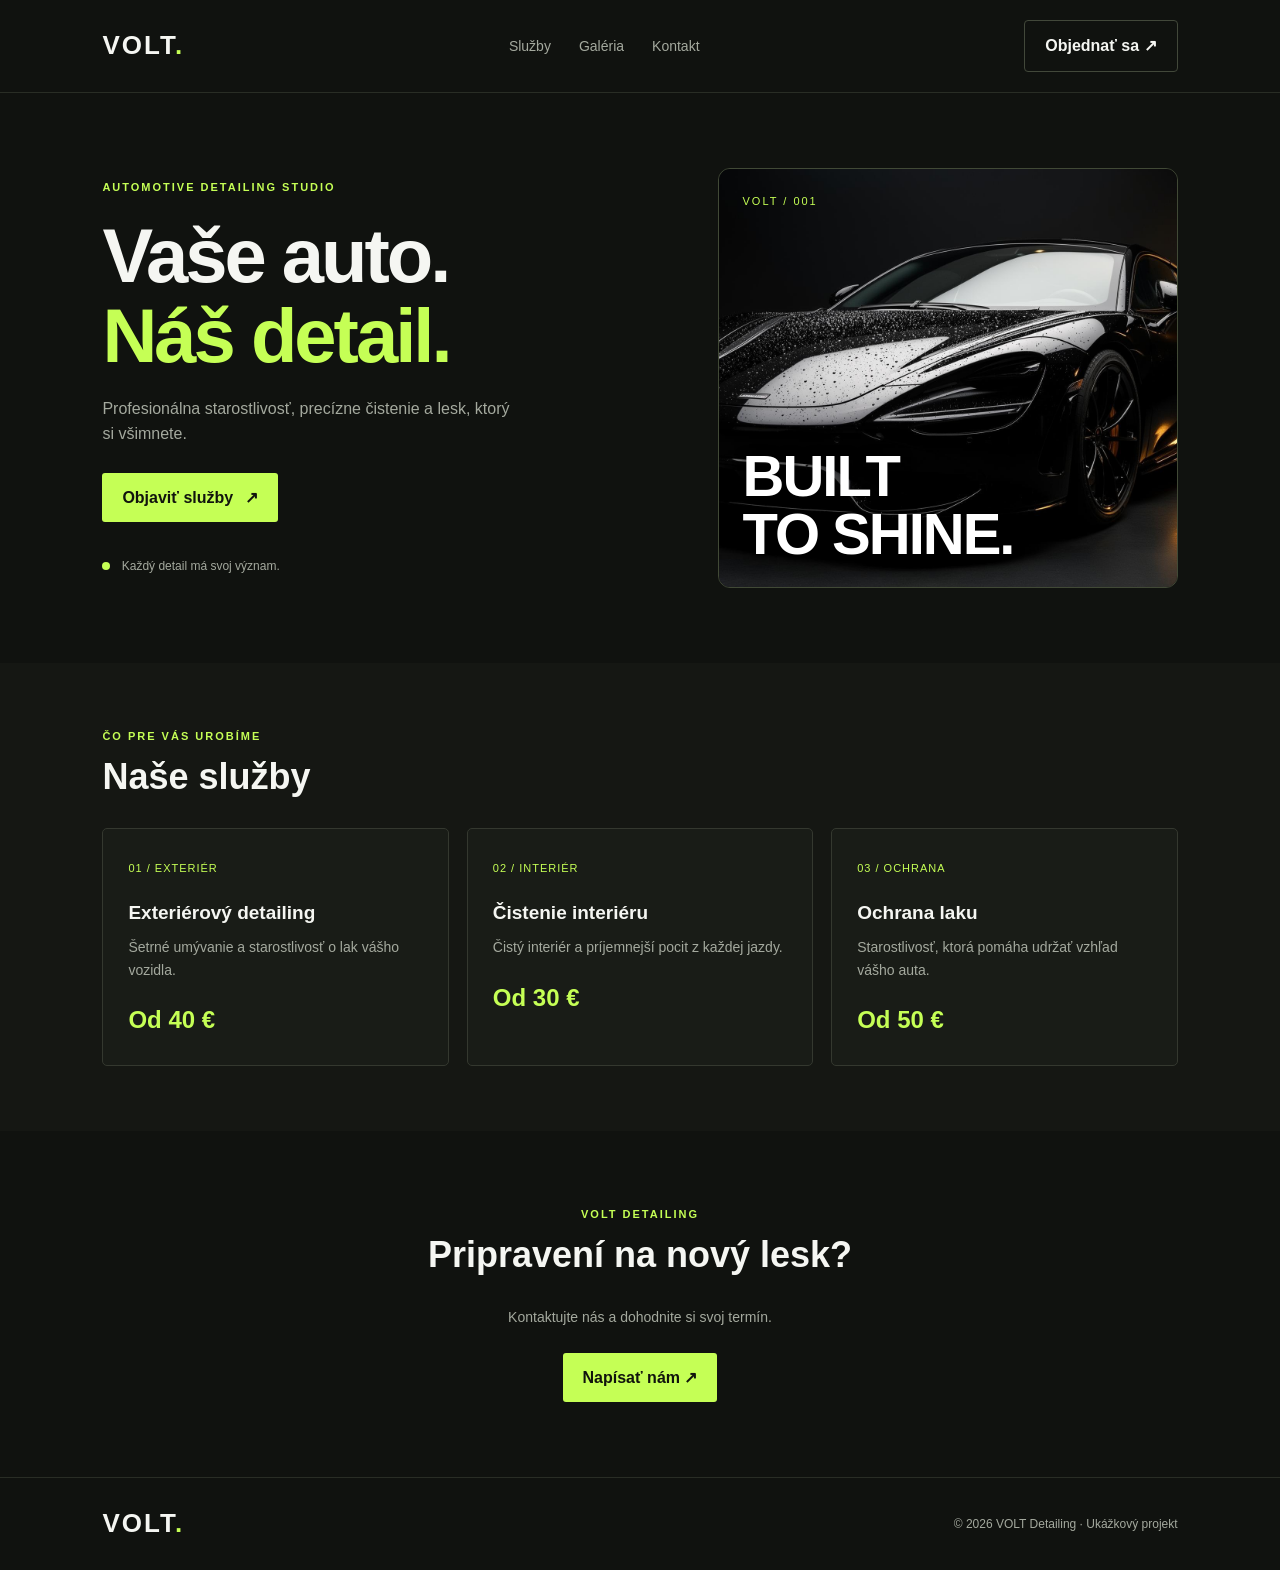
<file: index.html>
<!DOCTYPE html>
<html lang="sk">
<head>
    <meta charset="UTF-8">
    <meta name="viewport" content="width=device-width, initial-scale=1.0">
    <meta name="description" content="VOLT Detailing – profesionálna starostlivosť o vaše auto.">
    <title>VOLT Detailing | Starostlivosť o vaše auto</title>
    <link rel="stylesheet" href="style.css">
    <script src="script.js" defer></script>
</head>
<body>

    <header class="navbar">
        <a href="index.html" class="logo">VOLT<span>.</span></a>

        <nav>
            <a href="#sluzby">Služby</a>
            <a href="galeria.html">Galéria</a>
            <a href="#kontakt">Kontakt</a>
        </nav>

        <a href="#kontakt" class="nav-button">Objednať sa ↗</a>
    </header>

    <main>
        <section class="hero">
            <div class="hero-content">
                <p class="eyebrow">AUTOMOTIVE DETAILING STUDIO</p>

                <h1>Vaše auto.<br><span>Náš detail.</span></h1>

                <p class="intro">
                    Profesionálna starostlivosť, precízne čistenie
                    a lesk, ktorý si všimnete.
                </p>

                <a href="#sluzby" class="primary-button">
                    Objaviť služby <span>↗</span>
                </a>

                <div class="hero-note">
                    <span class="status-dot"></span>
                    Každý detail má svoj význam.
                </div>
            </div>

            <div class="hero-visual">
                <img
                    src="images/car-detailing.jpg"
                    alt="Profesionálny detailing auta"
                    class="hero-image"
                >
                <div class="visual-label">VOLT / 001</div>
                <div class="visual-text">BUILT<br>TO SHINE.</div>
            </div>
        </section>

        <section class="services" id="sluzby">
            <p class="eyebrow">ČO PRE VÁS UROBÍME</p>
            <h2>Naše služby</h2>

            <div class="service-grid">
                <article class="service-card">
                    <span>01 / EXTERIÉR</span>
                    <h3>Exteriérový detailing</h3>
                    <p>
                        Šetrné umývanie a starostlivosť
                        o lak vášho vozidla.
                    </p>
                    <strong>Od 40 €</strong>
                </article>

                <article class="service-card">
                    <span>02 / INTERIÉR</span>
                    <h3>Čistenie interiéru</h3>
                    <p>
                        Čistý interiér a príjemnejší
                        pocit z každej jazdy.
                    </p>
                    <strong>Od 30 €</strong>
                </article>

                <article class="service-card">
                    <span>03 / OCHRANA</span>
                    <h3>Ochrana laku</h3>
                    <p>
                        Starostlivosť, ktorá pomáha
                        udržať vzhľad vášho auta.
                    </p>
                    <strong>Od 50 €</strong>
                </article>
            </div>
        </section>

        <section class="contact" id="kontakt">
            <p class="eyebrow">VOLT DETAILING</p>
            <h2>Pripravení na nový lesk?</h2>
            <p>Kontaktujte nás a dohodnite si svoj termín.</p>

            <a href="mailto:info@example.com" class="primary-button">
                Napísať nám ↗
            </a>
        </section>
    </main>

    <footer>
        <a href="index.html" class="logo">VOLT<span>.</span></a>
        <p>© 2026 VOLT Detailing · Ukážkový projekt</p>
    </footer>

</body>
</html>
</file>
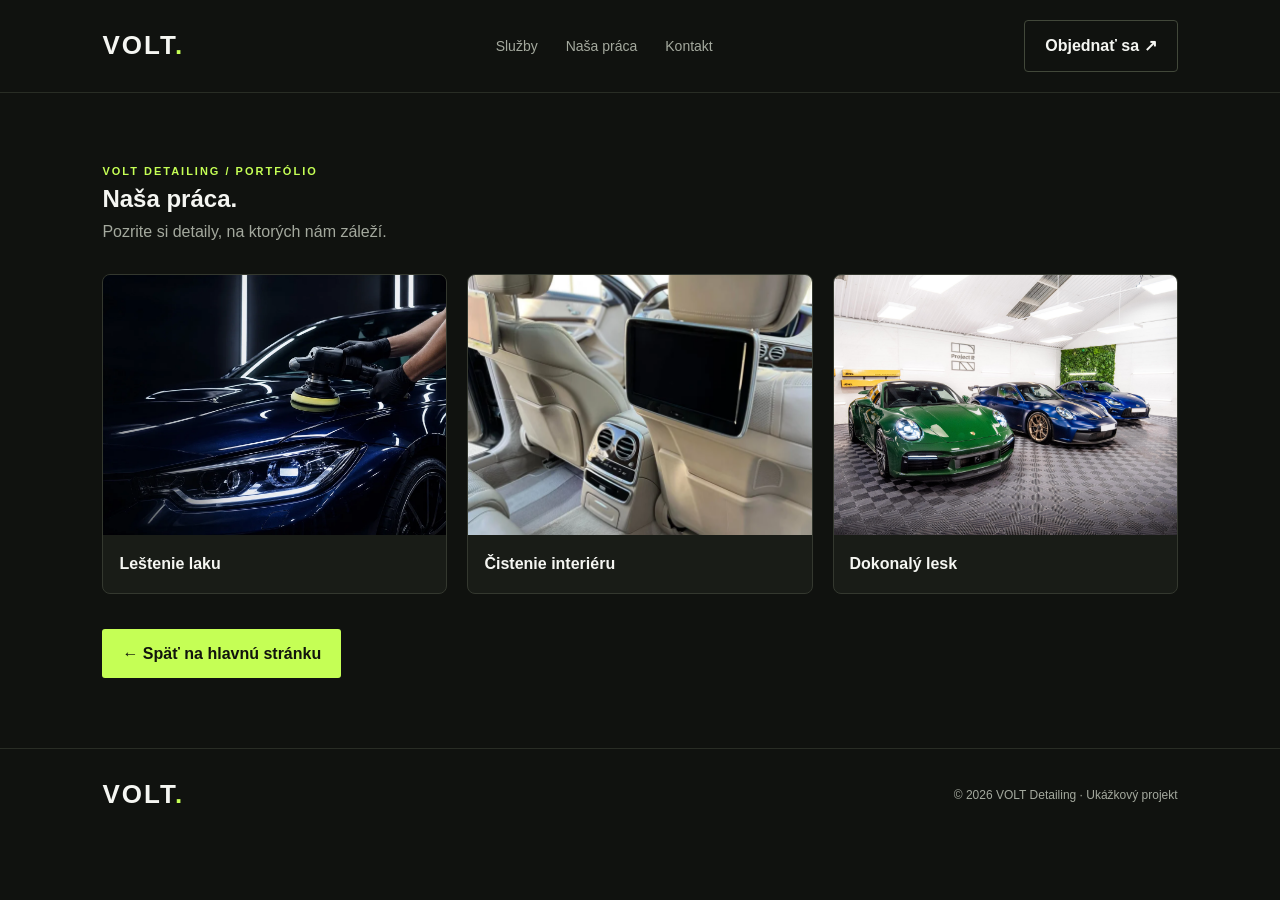
<file: galeria.html>
<!DOCTYPE html>
<html lang="sk">
<head>
    <meta charset="UTF-8">
    <meta name="viewport" content="width=device-width, initial-scale=1.0">
    <meta name="description" content="Pozrite si prácu VOLT Detailing.">
    <title>Naša práca | VOLT Detailing</title>
    <link rel="stylesheet" href="style.css">
</head>
<body>

    <header class="navbar">
        <a href="index.html" class="logo">VOLT<span>.</span></a>

        <nav>
            <a href="index.html#sluzby">Služby</a>
            <a href="galeria.html">Naša práca</a>
            <a href="index.html#kontakt">Kontakt</a>
        </nav>

        <a href="index.html#kontakt" class="nav-button">
            Objednať sa ↗
        </a>
    </header>

    <main>
        <section class="gallery">
            <p class="eyebrow">VOLT DETAILING / PORTFÓLIO</p>
            <h1>Naša práca<span>.</span></h1>
            <p class="gallery-intro">
                Pozrite si detaily, na ktorých nám záleží.
            </p>

            <div class="gallery-grid">
                <figure class="gallery-item">
                    <img src="images/detailing-1.jpg"
                         alt="Leštenie laku automobilu">
                    <figcaption>Leštenie laku</figcaption>
                </figure>

                <figure class="gallery-item">
                    <img src="images/detailing-2.jpg"
                         alt="Čistý interiér automobilu">
                    <figcaption>Čistenie interiéru</figcaption>
                </figure>

                <figure class="gallery-item">
                    <img src="images/detailing-3.jpg"
                         alt="Lesklý lak automobilu">
                    <figcaption>Dokonalý lesk</figcaption>
                </figure>
            </div>

            <a href="index.html" class="primary-button back-button">
                ← Späť na hlavnú stránku
            </a>
        </section>
    </main>

    <footer>
        <a href="index.html" class="logo">VOLT<span>.</span></a>
        <p>© 2026 VOLT Detailing · Ukážkový projekt</p>
    </footer>

</body>
</html>
</file>
<file: style.css>
:root {
    --bg: #10120f;
    --panel: #191c17;
    --green: #c5ff55;
    --white: #f5f6f2;
    --muted: #a4a99e;
}

* {
    box-sizing: border-box;
    margin: 0;
    padding: 0;
}

html {
    scroll-behavior: smooth;
    scroll-padding-top: 20px;
}

body {
    background: var(--bg);
    color: var(--white);
    font-family: Arial, sans-serif;
    line-height: 1.6;
}

a {
    color: inherit;
    text-decoration: none;
}

.navbar {
    min-height: 78px;
    padding: 20px 8%;
    display: flex;
    align-items: center;
    justify-content: space-between;
    gap: 20px;
    border-bottom: 1px solid #292d25;
}

.logo {
    font-size: 26px;
    font-weight: 900;
    letter-spacing: 2px;
}

.logo span,
.hero h1 span,
.gallery h2 span {
    color: var(--green);
}

nav {
    display: flex;
    gap: 28px;
}

nav a {
    color: var(--muted);
    font-size: 14px;
    transition: color 0.2s;
}

nav a:hover {
    color: var(--green);
}

.nav-button,
.primary-button {
    display: inline-flex;
    align-items: center;
    justify-content: center;
    gap: 12px;
    padding: 12px 20px;
    font-weight: 700;
}

.nav-button {
    border: 1px solid #42483a;
    border-radius: 4px;
    transition: border-color 0.2s;
}

.nav-button:hover {
    border-color: var(--green);
}

.hero {
    min-height: 520px;
    padding: 75px 8%;
    display: grid;
    grid-template-columns: 1fr 0.8fr;
    align-items: center;
    gap: 40px;
}

.eyebrow {
    color: var(--green);
    font-size: 11px;
    font-weight: 700;
    letter-spacing: 2px;
}

.hero h1 {
    margin: 20px 0;
    font-size: clamp(46px, 6vw, 76px);
    line-height: 1.05;
    letter-spacing: -3px;
}

.intro {
    max-width: 420px;
    margin-bottom: 26px;
    color: var(--muted);
}

.primary-button {
    background: var(--green);
    color: #11140d;
    border-radius: 3px;
    transition: transform 0.2s, background 0.2s;
}

.primary-button:hover {
    background: #d7ff8b;
    transform: translateY(-2px);
}

.hero-note {
    margin-top: 35px;
    color: var(--muted);
    font-size: 12px;
}

.status-dot {
    display: inline-block;
    width: 8px;
    height: 8px;
    margin-right: 8px;
    border-radius: 50%;
    background: var(--green);
}

.hero-visual {
    position: relative;
    min-height: 420px;
    display: flex;
    flex-direction: column;
    justify-content: space-between;
    overflow: hidden;
    border: 1px solid #414936;
    border-radius: 12px;
    background:
        radial-gradient(ellipse at 70% 35%, #424d30 0%, transparent 50%),
        linear-gradient(145deg, #252b20, #121510 70%);
}

.hero-image {
    position: absolute;
    inset: 0;
    width: 100%;
    height: 100%;
    object-fit: cover;
}

.visual-label {
    position: relative;
    z-index: 1;
    padding: 24px;
    color: var(--green);
    font-size: 11px;
    letter-spacing: 2px;
}

.visual-text {
    position: relative;
    z-index: 1;
    padding: 180px 24px 24px;
    color: white;
    font-size: clamp(35px, 5vw, 58px);
    font-weight: 900;
    line-height: 1;
    letter-spacing: -2px;
    text-shadow: 0 2px 12px #000;
}

.services {
    padding: 65px 8%;
    background: #151713;
}

.services h2,
.contact h2 {
    margin: 10px 0 30px;
    font-size: 36px;
    line-height: 1.2;
}

.service-grid {
    display: grid;
    grid-template-columns: repeat(3, minmax(0, 1fr));
    gap: 18px;
}

.service-card {
    padding: 25px;
    border: 1px solid #34382f;
    border-radius: 5px;
    background: var(--panel);
    transition: transform 0.2s, border-color 0.2s;
}

.service-card:hover {
    transform: translateY(-4px);
    border-color: #69764c;
}

.service-card > span {
    color: var(--green);
    font-size: 11px;
    letter-spacing: 1px;
}

.service-card h3 {
    margin: 18px 0 8px;
    font-size: 19px;
}

.service-card p,
.contact > p:not(.eyebrow) {
    color: var(--muted);
    font-size: 14px;
}

.service-card strong {
    display: block;
    margin-top: 20px;
    font-size: 24px;
    color: var(--green);
}

.contact {
    padding: 75px 8%;
    text-align: center;
}

.contact .primary-button {
    margin-top: 24px;
}

footer {
    padding: 25px 8%;
    display: flex;
    justify-content: space-between;
    align-items: center;
    gap: 20px;
    border-top: 1px solid #292d25;
}

footer p {
    color: var(--muted);
    font-size: 12px;
}

/* GALÉRIA */

.gallery {
    min-height: 70vh;
    padding: 70px 8%;
    background: var(--bg);
}

.gallery h2 {
    margin: 10px 0;
    font-size: clamp(30px, 4vw, 42px);
    line-height: 1.2;
}

.gallery-intro {
    margin-bottom: 30px;
    color: var(--muted);
}

.gallery-grid {
    display: grid;
    grid-template-columns: repeat(3, minmax(0, 1fr));
    gap: 20px;
}

.gallery-item {
    overflow: hidden;
    border: 1px solid #34382f;
    border-radius: 8px;
    background: var(--panel);
}

.gallery-item img {
    display: block;
    width: 100%;
    height: 260px;
    object-fit: cover;
    transition: transform 0.3s ease;
}

.gallery-item:hover img {
    transform: scale(1.05);
}

.gallery-item figcaption {
    padding: 16px;
    color: var(--white);
    font-weight: bold;
}

.back-button {
    margin-top: 35px;
}

/* MOBILNÉ ZOBRAZENIE */

@media (max-width: 700px) {
    .navbar {
        padding: 16px 5%;
        flex-wrap: wrap;
        gap: 14px;
    }

    .logo {
        font-size: 23px;
    }

    nav {
        gap: 14px;
    }

    nav a {
        font-size: 13px;
    }

    .nav-button {
        display: none;
    }

    .hero {
        padding: 50px 6%;
        grid-template-columns: 1fr;
        gap: 30px;
    }

    .hero h1 {
        font-size: clamp(40px, 10vw, 58px);
        letter-spacing: -2px;
    }

    .hero-visual {
        min-height: 300px;
    }

    .visual-text {
        padding-top: 100px;
        font-size: 40px;
    }

    .services {
        padding: 50px 6%;
    }

    .service-grid {
        grid-template-columns: 1fr;
    }

    .service-card {
        padding: 22px;
    }

    .contact {
        padding: 55px 6%;
    }

    .contact h2,
    .services h2 {
        font-size: 29px;
    }

    .gallery {
        padding: 50px 6%;
    }

    .gallery-grid {
        grid-template-columns: 1fr;
    }

    .gallery-item img {
        height: 230px;
    }

    footer {
        padding: 22px 6%;
        flex-direction: column;
        align-items: flex-start;
    }
}
</file>
